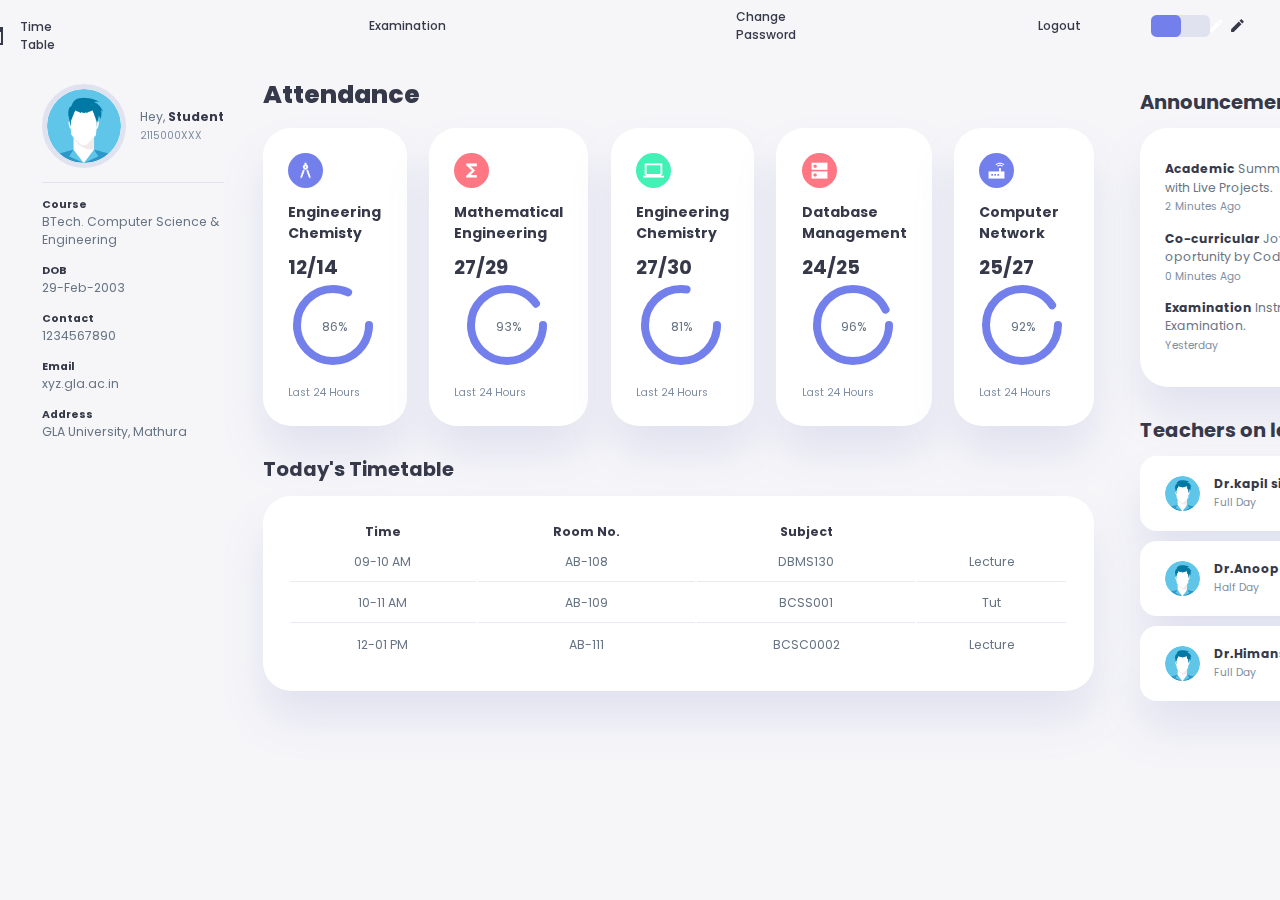
<file: mini/Student-Dashboard-main/index.html>
<!DOCTYPE html>
<html lang="en">
<head>
    <meta charset="UTF-8">
    <meta http-equiv="X-UA-Compatible" content="IE=edge">
    <meta name="viewport" content="width=device-width, initial-scale=1.0">
    <title>Student Dashboard</title>
    <link rel="shortcut icon" href="./images/logo.png">
    <link href="https://fonts.googleapis.com/icon?family=Material+Icons+Sharp" rel="stylesheet">
    <link rel="stylesheet" href="style.css">
</head>
<body>
    <header>
        <div class="logo" title="University Management System">
            <img src="./images/GLA_University_logo.png" alt="">
            <h2>G<span>L</span>A</h2>
        </div>
        <div class="navbar">
            <a href="index.html" class="active">
                <span class="material-icons-sharp">home</span>
                <h3>Home</h3>
            </a>
            <a href="timetable.html" onclick="timeTableAll()">
                <span class="material-icons-sharp">today</span>
                <h3>Time Table</h3>
            </a> 
            <a href="exam.html">
                <span class="material-icons-sharp">grid_view</span>
                <h3>Examination</h3>
            </a>
            <a href="password.html">
                <span class="material-icons-sharp">password</span>
                <h3>Change Password</h3>
            </a>
            <a href="#">
                <span class="material-icons-sharp" onclick="">logout</span>
                <h3>Logout</h3>
            </a>
        </div>
        <div id="profile-btn">
            <span class="material-icons-sharp">person</span>
        </div>
        <div class="theme-toggler">
            <span class="material-icons-sharp active">light_mode</span>
            <span class="material-icons-sharp">dark_mode</span>
        </div>
        
    </header>
    <div class="container">
        <aside>
            <div class="profile">
                <div class="top">
                    <div class="profile-photo">
                        <img src="./images/profile-photo.jpg" alt="">
                    </div>
                    <div class="info">
                        <p>Hey, <b>Student</b> </p>
                        <small class="text-muted">2115000XXX</small>
                    </div>
                </div>
                <div class="about">
                    <h5>Course</h5>
                    <p>BTech. Computer Science & Engineering</p>
                    <h5>DOB</h5>
                    <p>29-Feb-2003</p>
                    <h5>Contact</h5>
                    <p>1234567890</p>
                    <h5>Email</h5>
                    <p>xyz.gla.ac.in</p>
                    <h5>Address</h5>
                    <p>GLA University, Mathura</p>
                </div>
            </div>
        </aside>

        <main>
            <h1>Attendance</h1>
            <div class="subjects">
                <div class="eg">
                    <span class="material-icons-sharp">architecture</span>
                    <h3>Engineering Chemisty</h3>
                    <h2>12/14</h2>
                    <div class="progress">
                        <svg><circle cx="38" cy="38" r="36"></circle></svg>
                        <div class="number"><p>86%</p></div>
                    </div>
                    <small class="text-muted">Last 24 Hours</small>
                </div>
                <div class="mth">
                    <span class="material-icons-sharp">functions</span>
                    <h3>Mathematical Engineering</h3>
                    <h2>27/29</h2>
                    <div class="progress">
                        <svg><circle cx="38" cy="38" r="36"></circle></svg>
                        <div class="number"><p>93%</p></div>
                    </div>
                    <small class="text-muted">Last 24 Hours</small>
                </div>
                <div class="cs">
                    <span class="material-icons-sharp">computer</span>
                    <h3>Engineering Chemistry</h3>
                    <h2>27/30</h2>
                    <div class="progress">
                        <svg><circle cx="38" cy="38" r="36"></circle></svg>
                        <div class="number"><p>81%</p></div>
                    </div>
                    <small class="text-muted">Last 24 Hours</small>
                </div>
                <div class="cg">
                    <span class="material-icons-sharp">dns</span>
                    <h3>Database Management</h3>
                    <h2>24/25</h2>
                    <div class="progress">
                        <svg><circle cx="38" cy="38" r="36"></circle></svg>
                        <div class="number"><p>96%</p></div>
                    </div>
                    <small class="text-muted">Last 24 Hours</small>
                </div>
                <div class="net">
                    <span class="material-icons-sharp">router</span>
                    <h3>Computer Network</h3>
                    <h2>25/27</h2>
                    <div class="progress">
                        <svg><circle cx="38" cy="38" r="36"></circle></svg>
                        <div class="number"><p>92%</p></div>
                    </div>
                    <small class="text-muted">Last 24 Hours</small>
                </div>
            </div>

            <div class="timetable" id="timetable">
                <div>
                    <span id="prevDay">&lt;</span>
                    <h2>Today's Timetable</h2>
                    <span id="nextDay">&gt;</span>
                </div>
                <span class="closeBtn" onclick="timeTableAll()">X</span>
                <table>
                    <thead>
                        <tr>
                            <th>Time</th>
                            <th>Room No.</th>
                            <th>Subject</th>
                            <th></th>
                        </tr>
                    </thead>
                    <tbody></tbody>
                </table>
            </div>
        </main>

        <div class="right">
            <div class="announcements">
                <h2>Announcements</h2>
                <div class="updates">
                    <div class="message">
                        <p> <b>Academic</b> Summer training internship with Live Projects.</p>
                        <small class="text-muted">2 Minutes Ago</small>
                    </div>
                    <div class="message">
                        <p> <b>Co-curricular</b> Jovac internship oportunity by Coding Blocks.</p>
                        <small class="text-muted">0 Minutes Ago</small>
                    </div>
                    <div class="message">
                        <p> <b>Examination</b> Instructions for End Term Examination.</p>
                        <small class="text-muted">Yesterday</small>
                    </div>
                </div>
            </div>

            <div class="leaves">
                <h2>Teachers on leave</h2>
                <div class="teacher">
                    <div class="profile-photo"><img src="./images/profile-photo.jpg" alt=""></div>
                    <div class="info">
                        <h3>Dr.kapil singh</h3>
                        <small class="text-muted">Full Day</small>
                    </div>
                </div>
                <div class="teacher">
                    <div class="profile-photo"><img src="./images/profile-photo.jpg" alt=""></div>
                    <div class="info">
                        <h3>Dr.Anoop singh</h3>
                        <small class="text-muted">Half Day</small>
                    </div>
                </div>
                <div class="teacher">
                    <div class="profile-photo"><img src="./images/profile-photo.jpg" alt=""></div>
                    <div class="info">
                        <h3>Dr.Himanshu singh</h3>
                        <small class="text-muted">Full Day</small>
                    </div>
                </div>
            </div>

        </div>
    </div>

    <script src="timeTable.js"></script>
    <script src="app.js"></script>
</body>
</html>
</file>
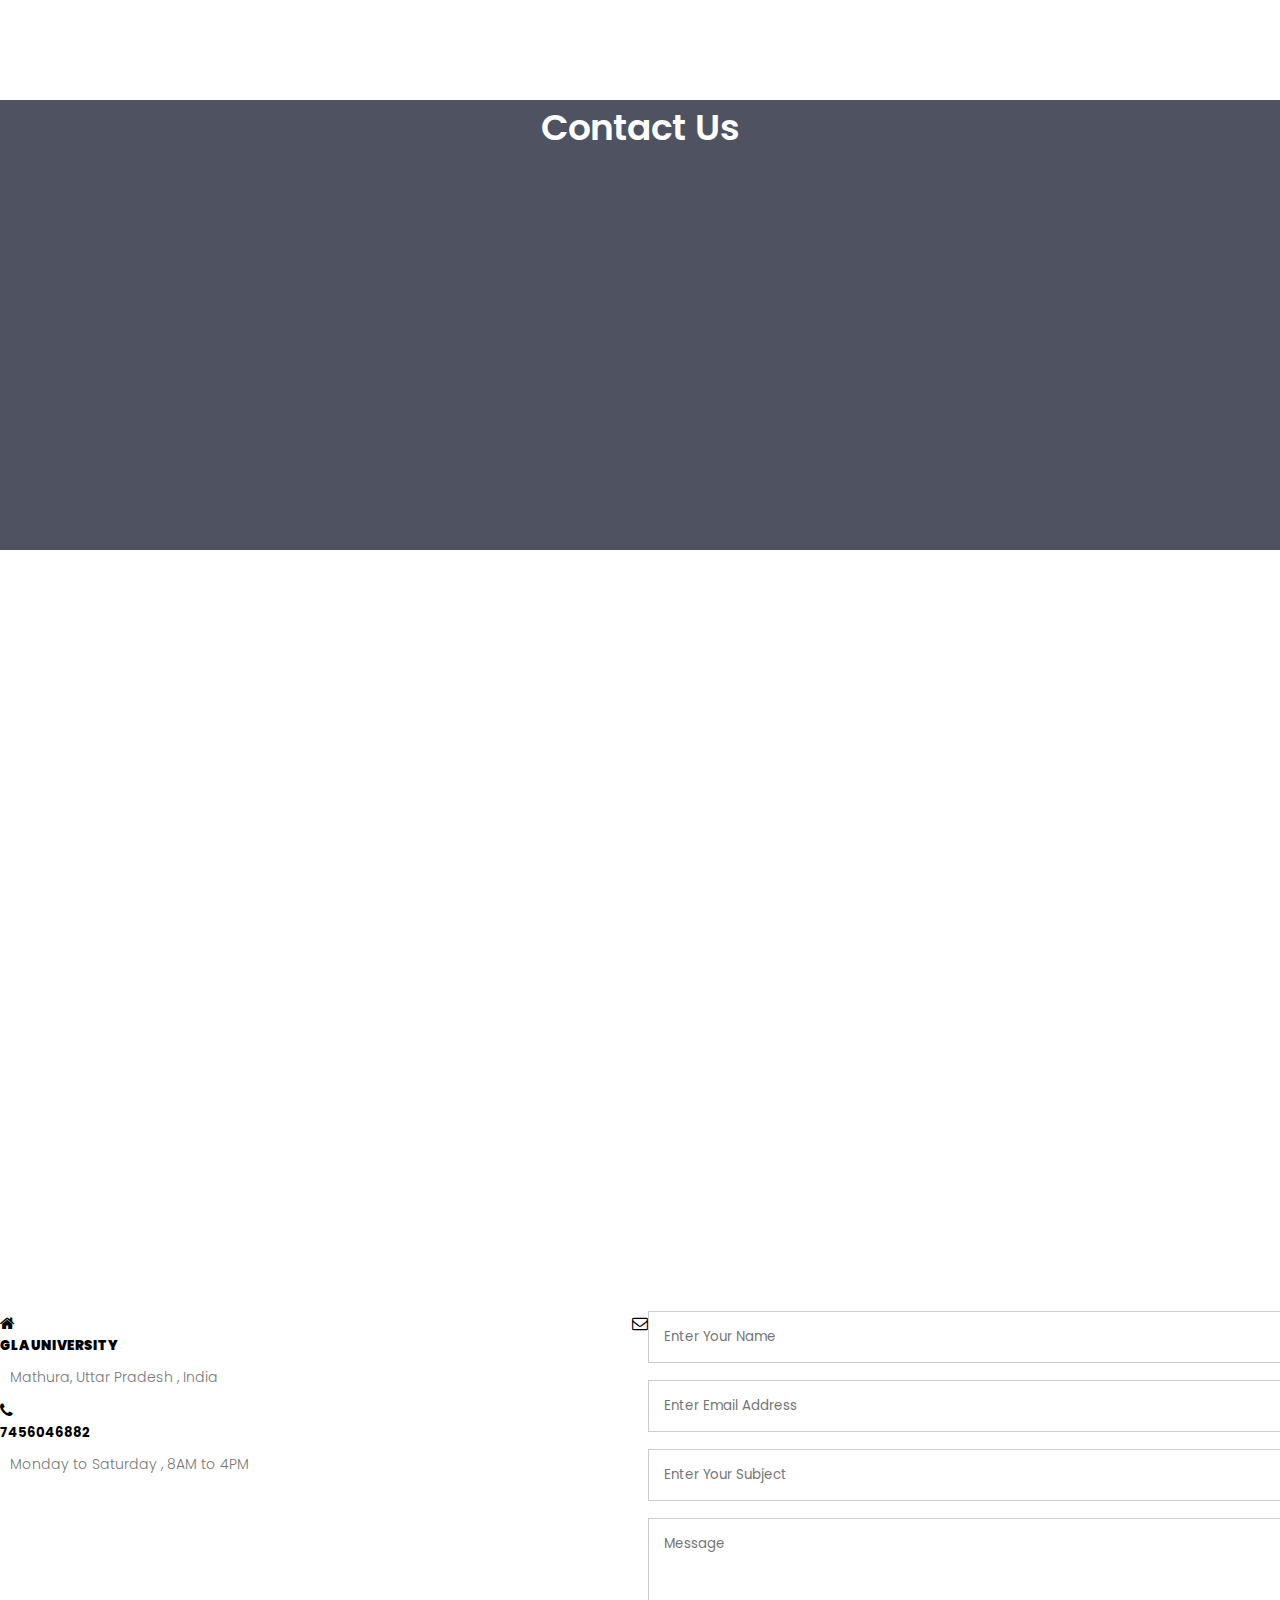
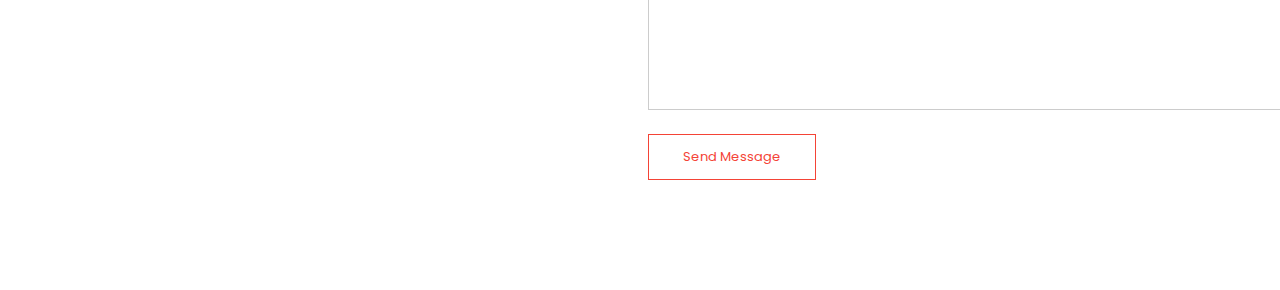
<file: mini/contact.html>
<!DOCTYPE html>       <!--Made by : Vishal Chaturvedi -->
<html lang="en">
<head>
    <meta charset="UTF-8">
    <meta name="viewport" content="width=device-width, initial-scale=1.0">
    <link rel = "icon" href ="GLA_University_logo.png" type = "image/x-icon"> 
    <title>GLA UNIVERSITY Student information system</title>
    <link rel="stylesheet" href="style1.css">
    <link rel="preconnect" href="https://fonts.gstatic.com">
    <link href="https://fonts.googleapis.com/css2?family=Poppins:wght@100;200;300;400;600;700&display=swap" rel="stylesheet">
    <!-- Corrected link for Font Awesome -->
    <link rel="stylesheet" href="https://cdnjs.cloudflare.com/ajax/libs/font-awesome/4.7.0/css/font-awesome.min.css">
</head>
<body>
    <section class="sub-header">
       

       <h1>Contact Us</h1>
    </section>

       <!--     content    -->



<section class="location"></section>
<iframe src="https://www.google.com/maps/embed?pb=!1m18!1m12!1m3!1d28394.13290167959!2d77.95100185042119!3d27.179356022563553!2m3!1f0!2f0!3f0!3m2!1i1024!2i768!4f13.1!3m3!1m2!1s0x397477b5d4ae2eff%3A0xd801bd7aa659d3cf!2sShahganj%2C%20Agra%2C%20Uttar%20Pradesh!5e0!3m2!1sen!2sin!4v1700406171388!5m2!1sen!2sin" width="100%" height="450" style="border:0;" allowfullscreen="" loading="lazy" referrerpolicy="no-referrer-when-downgrade"></iframe>



<section class="contact-us">
    <div class="row">


     <div class="contact-col">
        <div>
            <i class="fa fa-home"></i>
            <span>
                <h5> <strong> GLA UNIVERSITY</strong></h5>
                <p>Mathura, Uttar Pradesh , India </p>
            </span>
      
     </div>
     <div>
        <i class="fa fa-phone"></i>
        <span>
            <h5>7456046882</h5>
            <p>Monday to Saturday , 8AM to 4PM </p>
        </span>


    </div>
     </div>
     <div>
        <i class="fa fa-envelope-o"></i>
        


    </div>
     <div class="contact-col">

        <form action="">
            <input type="text" placeholder="Enter Your Name" required>
            <input type="email" placeholder="Enter Email Address" required>
            <input type="text" placeholder="Enter Your Subject" required>
            <textarea  rows="8" placeholder="Message" required></textarea>
            <button type="submit" class="hero-btn red-btn">Send Message</button>
        </form>

    
    </div>   
        
</section>



       

    
    
    
    
        <script>
            var navLinks = document.getElementById("navLinks");
            function showMenu(){
                navLinks.style.right = "0";
            }
            function hideMenu(){
                navLinks.style.right = "-200px";
            }
        </script>
    </body>
    </html>
</file>
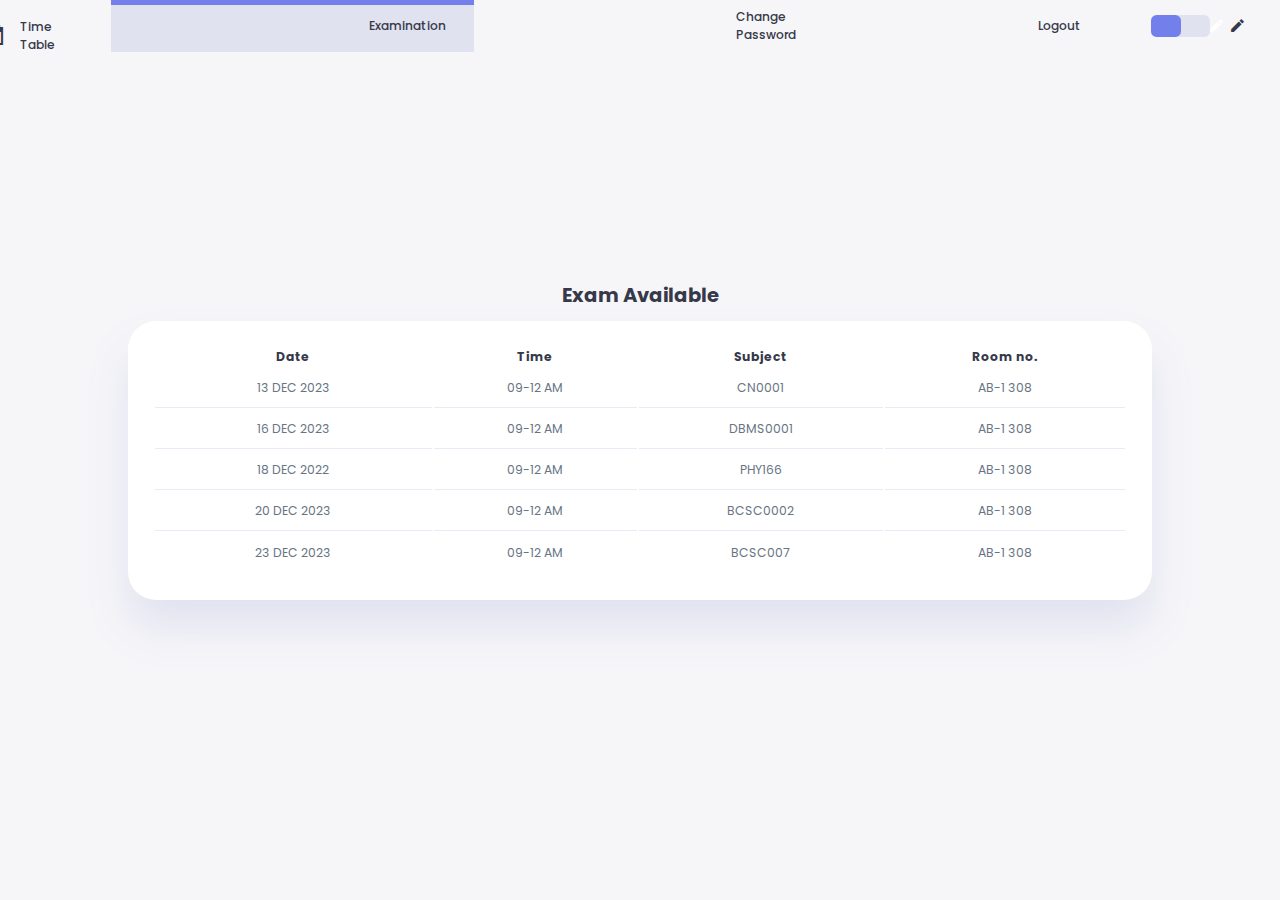
<file: mini/Student-Dashboard-main/exam.html>
<!DOCTYPE html>
<html lang="en">
<head>
    <meta charset="UTF-8">
    <meta http-equiv="X-UA-Compatible" content="IE=edge">
    <meta name="viewport" content="width=device-width, initial-scale=1.0">
    <title>Student Dashboard</title>
    <link href="https://fonts.googleapis.com/icon?family=Material+Icons+Sharp" rel="stylesheet">
    <link rel="shortcut icon" href="./images/logo.png">
    <link rel="stylesheet" href="style.css">

    <style>
        body{overflow: hidden;}
        header{position: relative;}
        .exam{
            display: flex;
            align-items: center;
            justify-content: center;
            flex-direction: column;
            height: 80vh;
            width: 80%;
            margin: auto;
        }
    </style>
</head>
<body>
    <header>
        <div class="logo" title="University Management System">
            <img src="./images/GLA_University_logo.png" alt="">
            <h2>G<span class="danger">L</span>A</h2>
        </div>
        <div class="navbar">
            <a href="index.html">
                <span class="material-icons-sharp">home</span>
                <h3>Home</h3>
            </a>
            <a href="timetable.html" onclick="timeTableAll()">
                <span class="material-icons-sharp">today</span>
                <h3>Time Table</h3>
            </a> 
            <a href="exam.html" class="active">
                <span class="material-icons-sharp">grid_view</span>
                <h3>Examination</h3>
            </a>
            <a href="password.html">
                <span class="material-icons-sharp">password</span>
                <h3>Change Password</h3>
            </a>
            <a href="#">
                <span class="material-icons-sharp">logout</span>
                <h3>Logout</h3>
            </a>
        </div>
        <div id="profile-btn" style="display: none;">
            <span class="material-icons-sharp">person</span>
        </div>
        <div class="theme-toggler">
            <span class="material-icons-sharp active">light_mode</span>
            <span class="material-icons-sharp">dark_mode</span>
        </div>
    </header>

    <main>
        <div class="exam timetable">
            <h2>Exam Available</h2>
            <table>
                <thead>
                    <tr>
                        <th>Date</th>
                        <th>Time</th>
                        <th>Subject</th>
                        <th>Room no.</th>
                    </tr>
                </thead>
                <tbody>
                    <tr>
                        <td>13 DEC 2023</td>
                        <td>09-12 AM</td>
                        <td>CN0001</td>
                        <td>AB-1 308</td>
                    </tr>
                    <tr>
                        <td>16 DEC 2023</td>
                        <td>09-12 AM</td>
                        <td>DBMS0001</td>
                        <td>AB-1 308</td>
                    </tr>
                    <tr>
                        <td>18 DEC 2022</td>
                        <td>09-12 AM</td>
                        <td>PHY166</td>
                        <td>AB-1 308</td>
                    </tr>
                    <tr>
                        <td>20 DEC 2023</td>
                        <td>09-12 AM</td>
                        <td>BCSC0002</td>
                        <td>AB-1 308</td>
                    </tr>
                    <tr>
                        <td>23 DEC 2023</td>
                        <td>09-12 AM</td>
                        <td>BCSC007</td>
                        <td>AB-1 308</td>
                    </tr>
                </tbody>
            </table>
        </div>
    </main>
    </main>

</body>

<script src="app.js"></script>
</html>
</file>
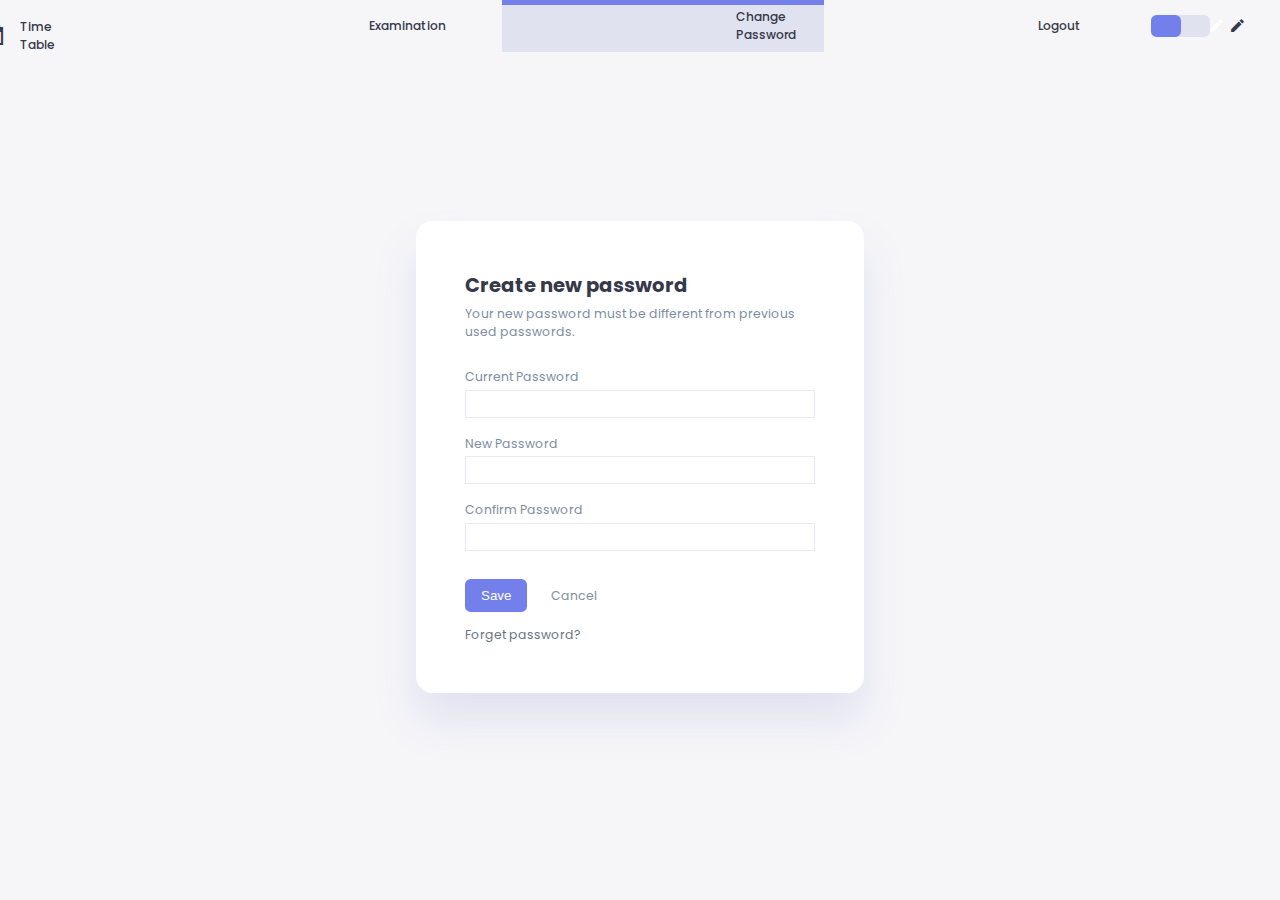
<file: mini/Student-Dashboard-main/password.html>
<!DOCTYPE html>
<html lang="en">
<head>
    <meta charset="UTF-8">
    <meta http-equiv="X-UA-Compatible" content="IE=edge">
    <meta name="viewport" content="width=device-width, initial-scale=1.0">
    <title>Student Dashboard</title>
    <link href="https://fonts.googleapis.com/icon?family=Material+Icons+Sharp" rel="stylesheet">
    <link rel="shortcut icon" href="./images/logo.png">
    <link rel="stylesheet" href="style.css">

    <style>
        header{position: relative;}
        .change-password-container{
            display: flex;
            align-items: center;
            justify-content: center;
            width: 100%;
            height: 90vh;
        }
        .change-password-container form{
            display: flex;
            flex-direction: column;
            justify-content: center;
            border-radius: var(--border-radius-2);
            padding : 3.5rem;
            background-color: var(--color-white);
            box-shadow: var(--box-shadow);
            width: 95%;
            max-width: 32rem;
        }
        .change-password-container form:hover{box-shadow: none;}
        .change-password-container form input[type=password]{
            border: none;
            outline: none;
            border: 1px solid var(--color-light);
            background: transparent;
            height: 2rem;
            width: 100%;
            padding: 0 .5rem;
        }
        .change-password-container form .box{
            padding: .5rem 0;
        }
        .change-password-container form .box p{
            line-height: 2;
        }
        .change-password-container form h2+p{margin: .4rem 0 1.2rem 0;} 
        .btn{
            background: none;
            border: none;
            border: 2px solid var(--color-primary) !important;
            border-radius: var(--border-radius-1);
            padding: .5rem 1rem;
            color: var(--color-white);
            background-color: var(--color-primary);
            cursor: pointer;
            margin: 1rem 1.5rem 1rem 0;
            margin-top: 1.5rem;
        }
        .btn:hover{
            color: var(--color-primary);
            background-color: transparent;
        }
    </style>

</head>
<body>
    <header>
        <div class="logo" title="University Management System">
            <img src="./images/GLA_University_logo.png" alt="">
            <h2>G<span class="danger">L</span>A</h2>
        </div>
        <div class="navbar">
            <a href="index.html">
                <span class="material-icons-sharp">home</span>
                <h3>Home</h3>
            </a>
            <a href="timetable.html" onclick="timeTableAll()">
                <span class="material-icons-sharp">today</span>
                <h3>Time Table</h3>
            </a> 
            <a href="exam.html">
                <span class="material-icons-sharp">grid_view</span>
                <h3>Examination</h3>
            </a>
            <a href="password.html" class="active">
                <span class="material-icons-sharp">password</span>
                <h3>Change Password</h3>
            </a>
            <a href="#">
                <span class="material-icons-sharp">logout</span>
                <h3>Logout</h3>
            </a>
        </div>
        <div id="profile-btn" style="display: none;">
            <span class="material-icons-sharp">person</span>
        </div>
        <div class="theme-toggler">
            <span class="material-icons-sharp active">light_mode</span>
            <span class="material-icons-sharp">dark_mode</span>
        </div>
    </header>

    <div class="change-password-container">
        <form action="">
            <h2>Create new password</h2>
            <p class="text-muted">Your new password must be different from previous used passwords.</p>
            <div class="box">
                <p class="text-muted">Current Password</p>
                <input type="password" id="currentpass">
            </div>
            <div class="box">
                <p class="text-muted">New Password</p>
                <input type="password" id="newpass">
            </div>
            <div class="box">
                <p class="text-muted">Confirm Password</p>
                <input type="password" id="confirmpass">
            </div>
            <div class="button">
                <input type="submit" value="Save" class="btn">
                <a href="index.html" class="text-muted">Cancel</a>
            </div>
            <a href="#"><p>Forget password?</p></a>
        </form>    
    </div>

</body>

<script src="app.js"></script>

</html>
</file>
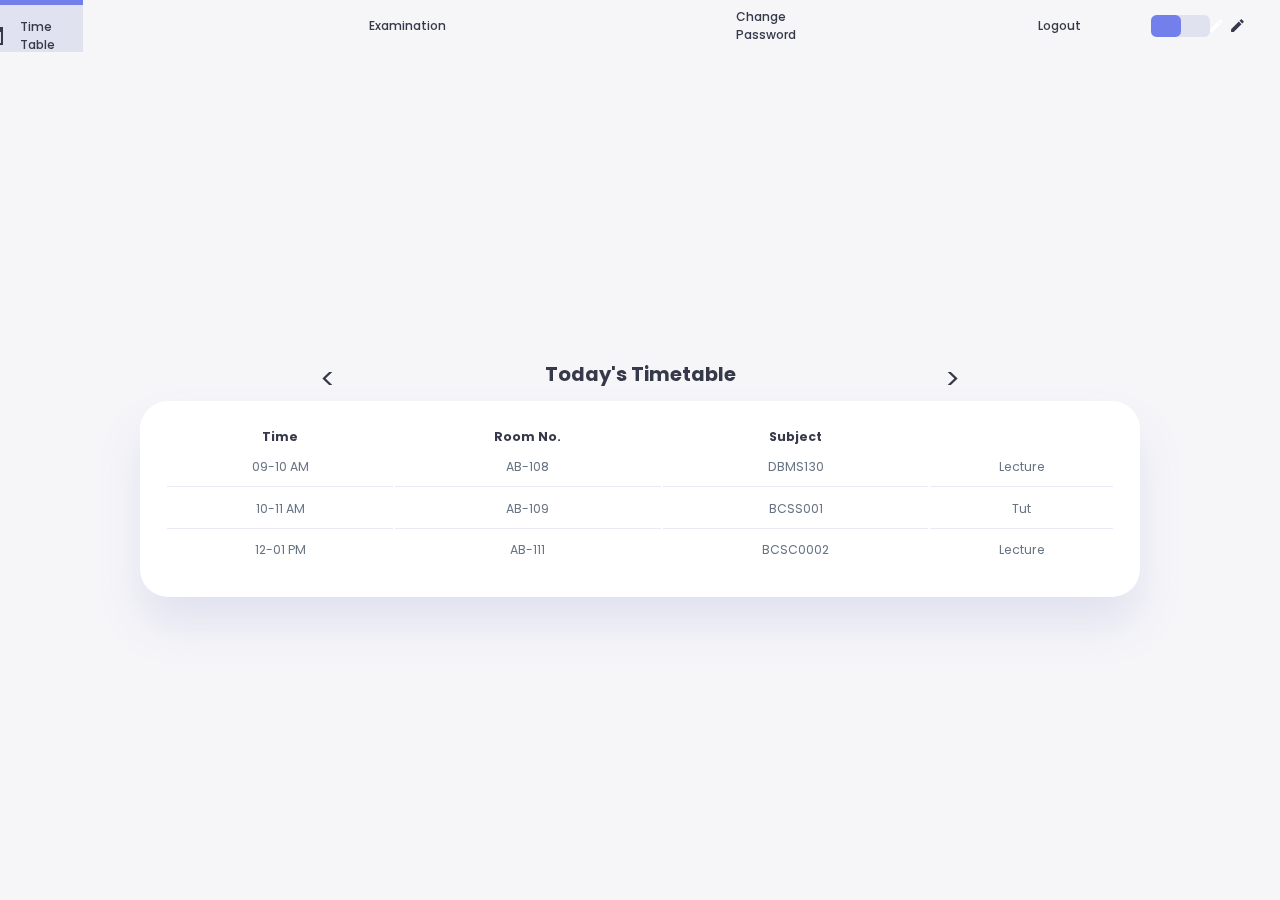
<file: mini/Student-Dashboard-main/timetable.html>
<!DOCTYPE html>
<html lang="en">
<head>
    <meta charset="UTF-8">
    <meta http-equiv="X-UA-Compatible" content="IE=edge">
    <meta name="viewport" content="width=device-width, initial-scale=1.0">
    <title>Student Dashboard</title>
    <link href="https://fonts.googleapis.com/icon?family=Material+Icons+Sharp" rel="stylesheet">
    <link rel="shortcut icon" href="./images/logo.png">
    <link rel="stylesheet" href="style.css">
</head>
<body>
    <header>
        <div class="logo" title="University Management System">
            <img src="./images/GLA_University_logo.png" alt="">
            <h2>G<span class="danger">L</span>A</h2>
        </div>
        <div class="navbar">
            <a href="index.html">
                <span class="material-icons-sharp">home</span>
                <h3>Home</h3>
            </a>
            <a href="timetable.html" class="active" onclick="timeTableAll()">
                <span class="material-icons-sharp">today</span>
                <h3>Time Table</h3>
            </a> 
            <a href="exam.html">
                <span class="material-icons-sharp">grid_view</span>
                <h3>Examination</h3>
            </a>
            <a href="password.html">
                <span class="material-icons-sharp">password</span>
                <h3>Change Password</h3>
            </a>
            <a href="#">
                <span class="material-icons-sharp">logout</span>
                <h3>Logout</h3>
            </a>
        </div>
        <div id="profile-btn" style="display: none;">
            <span class="material-icons-sharp">person</span>
        </div>
        <div class="theme-toggler">
            <span class="material-icons-sharp active">light_mode</span>
            <span class="material-icons-sharp">dark_mode</span>
        </div>
        
    </header>

    <main style="margin: 0;">
        <div class="timetable active" id="timetable">
            <div>
                <span id="prevDay">&lt;</span>
                <h2>Today's Timetable</h2>
                <span id="nextDay">&gt;</span>
            </div>
            <table>
                <thead>
                    <tr>
                        <th>Time</th>
                        <th>Room No.</th>
                        <th>Subject</th>
                        <th></th>
                    </tr>
                </thead>
                <tbody></tbody>
            </table>
        </div>
    </main>

</body>

<script src="timeTable.js"></script>
<script src="app.js"></script>
</html>
</file>
<file: mini/Student-Dashboard-main/style.css>
@import url('https://fonts.googleapis.com/css2?family=Cairo:wght@200;300;400;500;600;700;800;900&family=Poppins:wght@300;400;500;600;700;800&display=swap');

:root{
    --color-primary: #7380ec;
    --color-danger: #ff7782;
    --color-success: #41f1b6;
    --color-warning: #ffbb55;
    --color-white: #fff;
    --color-info: #7d8da1;
    --color-dark: #363949;
    --color-light: rgba(132, 139, 200, 0.18);
    --color-dark-varient: #677483;
    --color-background: #f6f6f9;
    
    --card-border-radius: 2rem;
    --border-radius-1: 0.4rem;
    --border-radius-2: 1.2rem;

    --card-padding: 1.8rem;
    --box-shadow: 0 2rem 3rem var(--color-light)    
}

.dark-theme{
    --color-background: #181a1e;
    --color-white: #202528;
    --color-dark: #edeffd;
    --color-dark-varient: #a3bdcc;
    --color-light: rgba(0,0,0,0.4);
    --box-shadow: 0 2rem 3rem var(--color-light)
}


*{
    margin:0;
    padding: 0;
    text-decoration: none;
    list-style: none;
    box-sizing: border-box;
}

html{
    font-size: 14px;
    scroll-behavior: smooth;
}
body{
    font-family: 'Poppins', sans-serif;
    font-size: .88rem;
    background: var(--color-background);
    user-select: none;
    overflow-x: hidden;
    color: var(--color-dark);
}
*{
    color: var(--color-dark);
}
img{
    display: block;
    width: 100%;
}
h1{
    font-weight: 800;
    font-size: 1.8rem;
}
h2{font-size: 1.4rem;}
h3{font-size: .87rem;}
h4{font-size: .8rem;}
h5{font-size: .77rem;}
small{font-size: .75rem;}

.text-muted{color: var(--color-info);}
p{color: var(--color-dark-varient);}
b{color: var(--color-dark);}

.primary{color: var(--color-primary);}
.danger{color: var(--color-danger);}
.success{color: var(--color-success)}
.warning{color: var(--color-warning);}

.container{
    position: relative;
    display: grid;
    width: 93%;
    margin: 0 3rem;
    gap: 1.8rem;
    grid-template-columns: 14rem auto 23rem;
    padding-top: 4rem;
}
header h3{font-weight: 500;} 
header{
    position: fixed;
    width: 100vw;
    z-index: 1000;
    background-color: var(--color-background);
}
header.active{box-shadow: var(--box-shadow);}
header .logo{
    display: flex;
    gap: .8rem;
    margin-right: auto;
}
header .logo img{
    width: 2rem;
    height: 2rem;
}

header,
header .navbar{
    display: flex;
    align-items: center;
    justify-content: flex-end;
    padding: 0 3rem;
    color: var(--color-info);
}
header .navbar a{
    display: flex;
    margin-left: 2rem;
    gap: 1rem;
    align-items: center;
    justify-content: space-between;
    position: relative;
    height: 3.7rem;
    transition: all 300ms ease;
    padding: 0 2rem;
}
header .navbar a:hover {
    padding-top: 1.5rem;
}
header .navbar a.active{
    background: var(--color-light);
    color: var(--color-primary);
}
header .navbar a.active::before{
    content: "";
    background-color: var(--color-primary);
    position: absolute;
    height: 5px;
    width: 100%;
    left: 0;top: 0;
}
header #profile-btn{
    display: none;
    font-size: 2rem;
    margin: .5rem 2rem 0 0;
    cursor: pointer;
}
header .theme-toggler{
    background: var(--color-light);
    display: flex;
    justify-content: space-between;
    align-items: center;
    height: 1.6rem;
    width: 4.2rem;
    cursor: pointer;
    border-radius: var(--border-radius-1);
    margin-right: 2rem;
}
header .theme-toggler span{
    font-size: 1.2rem;
    width: 50%;
    height: 100%;
    display: flex;
    align-items: center;
    justify-content: center;
}
header .theme-toggler span.active{
    background-color: var(--color-primary);
    color: white;
    border-radius: var(--border-radius-1);
}

/* Profile section  */
aside .profile{
    margin-top: 2rem;
    width: 13rem;
    position: fixed;
}
aside .profile .top{
    display: flex;
    align-items: center;
    gap: 1rem;
    border-bottom: 1px solid var(--color-light);
    padding-bottom: 1rem;
}
aside .profile .top:hover .profile-photo{
    scale: 1.05;
}
aside .profile .top .profile-photo{
    width: 6rem;
    height: 6rem;
    border-radius: 50%;
    overflow: hidden;
    border: 5px solid var(--color-light);
    transition: all 400ms ease;
}
aside .profile .about p{
    padding-bottom: 1rem;
}
aside .profile .about{
    margin-top: 1rem;
}

/* Home Section  */
main{
    position: relative;
    margin-top: 1.4rem;
}
main .subjects{
    display: grid;
    grid-template-columns: repeat(5, 1fr);
    gap: 1.6rem;
}

main .subjects > div{
    background-color: var(--color-white);
    padding: var(--card-padding);
    border-radius: var(--card-border-radius);
    margin-top: 1rem;
    box-shadow: var(--box-shadow);
    transition: all 300ms ease;
}
main .subjects > div:hover{
    box-shadow: none;
}
main .subjects > div span{
    background-color: var(--color-primary);
    padding: .5rem;
    border-radius: 50%;
    color: var(--color-white);
    font-size: 1.5rem;
}
main .subjects > div.mth span,main .subjects > div.cg span{background: var(--color-danger);}
main .subjects > div.cs span{background: var(--color-success);}

main .subjects h3{
    margin: 1rem 0 0.6rem;
    font-size: 1rem;
}
main .subjects .progress{
    position: relative;
    width: 89px;
    height: 89px;
    border-radius: 50%;
    margin: auto;
}
main .subjects svg circle{
    fill: none;
    stroke: var(--color-primary);
    stroke-width: 8;
    stroke-linecap: round;
    transform: translate(5px, 5px);
    stroke-dasharray: 110;
    stroke-dashoffset: 92;
}
main .subjects .eg svg circle{
    stroke-dashoffset: 25;
    stroke-dasharray: 210;
}
main .subjects .mth svg circle{
    stroke-dashoffset: 7;
    stroke-dasharray: 210;
}
main .subjects .cs svg circle{
    stroke-dashoffset: 35;
    stroke-dasharray: 210;
}
main .subjects .cg svg circle{
    stroke-dashoffset: 0;
    stroke-dasharray: 210;
}
main .subjects .net svg circle{
    stroke-dashoffset: 5;
    stroke-dasharray: 210;
}
main .subjects .progress .number{
    position: absolute;
    top: 0;left: 0;
    height: 100%;
    width: 100%;
    display: flex;
    justify-content: center;
    align-items: center;
}
main .subjects small{
    margin-top: 1rem;
    display: block;
}
main .timetable{
    margin-top: 2rem;
}
main .timetable h2{
    margin-bottom: .8rem;
}
main .timetable table{
    background-color: var(--color-white);
    width: 100%;
    border-radius: var(--card-border-radius);
    padding: var(--card-padding);
    text-align: center;
    box-shadow: var(--box-shadow);
    transition: all 300ms ease;
}
main .timetable span{display: none;}
main .timetable table:hover{box-shadow: none;}
main table tbody td{
    height: 2.8rem;
    border-bottom: 1px solid var(--color-light);
    color: var(--color-dark-varient);
}
main table tbody tr:last-child td{border: none;}

main .timetable.active{
    width: 100%;
    height: 100vh;
    position: fixed;
    top: 0;left: 0;
    display: flex;
    flex-direction: column;
    align-items: center;
    justify-content: center;
}
main .timetable.active h2{
    color: var(--color-dark);
}
main .timetable.active table{
    width: 90%;
    max-width: 1000px;
    position: relative;
}
main .timetable.active span{
    display: block;
    font-size: 2rem;
    color: var(--color-dark);
    cursor: pointer;
}
.timetable div{
    position: relative;
    width: 50%;
    display: flex;
    align-items: center;
    justify-content: space-between;
}
main .timetable.active .closeBtn{
    position: absolute;
    top: 5%;right: 5%;
}


/* Right  */
.right{margin-top: 2.2rem;padding-left: 1.5rem;}

.right .announcements h2{margin-bottom: .8rem;}
.right .announcements .updates{
    background-color: var(--color-white);
    padding: var(--card-padding);
    border-radius: var(--card-border-radius);
    box-shadow: var(--box-shadow);
    transition: all 300ms ease;
}
.right .announcements .updates:hover{box-shadow: none;}
.right .announcements .updates .message{
    gap: 1rem;
    line-height: 1.5;
    padding: .5rem 0;
}

/* Teachers on leave  */
.right .leaves{margin-top: 2rem;}
.right .leaves h2{margin-bottom: .8rem;}
.right .leaves .teacher{
    background: var(--color-white);
    display: flex;
    align-items: center;
    gap: 1rem;
    margin-bottom: .7rem;
    padding: 1.4rem var(--card-padding);
    border-radius: var(--border-radius-2);
    transition: all 300ms ease;
    box-shadow: var(--box-shadow);
}
.right .profile-photo{
    width: 2.5rem;
    height: 2.5rem;
    border-radius: 50%;
    overflow: hidden;
}
.right .leaves .teacher:hover{box-shadow: none;}





/* MEDIA QUERIES  */
@media screen and (max-width: 1200px) {
    html{font-size: 12px;}
    .container{
        grid-template-columns: 13rem auto 20rem;
    }
    header{position: fixed;}
    .container{padding-top: 4rem;}
    header .logo h2{display: none;}
    header .navbar h3{display: none;}
    header .navbar a{width: 4.5rem; padding: 0 1rem;}

    main .subjects{
        grid-template-columns: repeat(2, 1fr);
        gap: 1;
    }
    main .timetable{
        width: 150%;
        position: absolute;
        padding: 4rem 0 0 0;
    }
}


@media screen and (max-width: 768px){
    html{font-size: 10px;}
    header{padding: 0 .8rem;}
    .container{width: 100%; grid-template-columns: 1fr;margin: 0;}
    header #profile-btn{display: inline;}
    header .navbar{padding: 0;}
    header .navbar a{margin: 0 .5rem 0 0;}
    header .theme-toggler{margin: 0;}
    aside{
        position: absolute;
        top: 4rem;left: 0;right: 0;
        background-color: var(--color-white);
        padding-left: 2rem;
        transform: translateX(-100%);
        z-index: 10;
        width:18rem;
        height: 100%;
        box-shadow: 1rem 3rem 4rem var(--color-light);
        transition: all 2s ease;
    }
    aside.active{
        transform: translateX(0);
    }
    main{padding: 0 2rem;}
    main .timetable{
        position: relative;
        margin: 3rem 0 0 0;
        width: 100%;
    }
    main .timetable table{
        width: 100%;
        margin: 0;
    }
    .right{
        width: 100%;
        padding: 2rem;
    }
}
</file>
<file: mini/style1.css>
* {                  /*   <!--Made by : Vishal Chaturvedi -->   */
    margin: 0;
    padding: 0;
    font-family: 'Poppins', sans-serif;
}

.header {
    min-height: 100vh;
    width: 100%;
    background-image: linear-gradient(rgba(4,9,30,0.7), rgba(4,9,30,0.7)), url('https://images.unsplash.com/photo-1590579491624-f98f36d4c763?w=900&auto=format&fit=crop&q=60&ixlib=rb-4.0.3&ixid=M3wxMjA3fDB8MHxzZWFyY2h8NHx8dW5pdmVyc2l0eSUyMHBsYXlncm91bmR8ZW58MHx8MHx8fDA%3D');
    background-position: center;
    background-size: cover;
    position: relative;
}


nav{
    display: flex;
    padding: 2% 6%;
    justify-content: space-between;
    align-items: center;
}

nav img{
    width: 150px;
}

.nav-links{
    flex: 1;
    text-align: right;
   
}
















.nav-links ul li{
    list-style: none;
    display: inline-block;
    padding: 8px 12px;
    position: relative;
}


.nav-links ul li a{
    color: #fff;
    text-decoration: none;
    font-size: 13px;
}


.nav-links ul li::after {
    content: '';
    width: 0%;
    height: 2px;
    background: #f44336;
    display: block;
    margin: auto;
    transition: width 0.5s;
}

.nav-links ul li:hover::after {
    width: 100%;
}


.text-box {
    width: 90%;
    color: #fff;
    position: absolute;
    top: 50%;
    left: 50%;
    transform: translate(-50%, -50%);
    text-align: center;
}

.text-box h1 {
    font-size: 62px;
}

.text-box p {
    margin: 10px 0 40px;
    font-size: 14px;
    color: #fff;
}









.hero-btn {
    display: inline-block;
    text-decoration: none;
    color: #fff;
    border: 1px solid #fff;
    padding: 12px 34px;
    font-size: 13px;
    background: transparent;
    position: relative;
    cursor: pointer;
}

.hero-btn:hover {
    border: 1px solid #f44336;
    background: #f44336;
    transition: 1s;
}

nav .fa {
    display: none;
}

@media (max-width: 700px) {
    .text-box h1 {
        font-size: 20px;
    }

    .nav-links ul li {
        display: block;
    }

    .nav-links {
        position: fixed;
        background: #f44336;
        height: 100vh;
        width: 200px;
        top: 0;
        right: -200px;
        text-align: left;
        z-index: 2;
        transition: 1s;
    }

    nav .fa {
        display: block;
        color: #fff;
        margin: 10px;
        font-size: 22px;
        cursor: pointer;
    }

    .nav-links ul {
        padding: 30px;
    }
}








/*------  course ---------*/

.course{
    width: 80%;
    margin: auto;
    text-align: center;
    padding-top: 100px;
}
h1{
    font-size: 36px;
    font-weight: 600;
}

p{
    color: #777;
    font-size: 14px;
    font-weight: 300;
    line-height: 22px;
    padding: 10px;
}

.row{
    margin-top: 5%;
    display: flex;
    justify-content: space-between;
}
.course-col{
    flex-basis: 30%;
    background: #fff3f3;
    border-radius: 10px;
    margin-bottom: 5%;
    padding: 20px 12px;
    box-sizing: border-box;
    flex-direction: row;


}

.h3{
text-align: center;
font-weight: 600;
margin: 10px 0;

}
.course-col:hover{
    box-shadow: 0 0 20px 0px rgba(0,0,0,0.2);
}
@media(max-width: 700px){
    .row{
        flex-direction: column;
    }
}









/* ----- Campus   ----*/

.campus{
    width: 80%;
    margin: auto;
    text-align: center;
    padding-top: 50px;
}

.campus-col{
    flex-basis: 32%;
    border-radius: 10px;
    margin-bottom: 30px;
    position: relative;
    overflow: hidden;
}
.campus-col img{
    width: 100%;
    display: block;
}
.layer{
   /* background: rgba(226,0,0,0.7);  */
    height: 100%;
    width: 100%;
    position: absolute;
    top: 0;
    left: 0;
    transition: 0.5s;

}
.layer:hover{
    background: rgba(177, 208, 233, 0.7);
}
.layer h3{
    width: 100%;
    font-weight: 500;
    color: #fff;
    font-size: 26px;
    bottom: 0;
    left: 50%;
    transform: translateX(-50%);
    position: absolute;
    opacity: 0;
    transition: 0.5s;
}
.layer:hover h3{
    bottom: 49%;
    opacity: 1;
}







/*----       facalities    ------*/
.facalities{
    width: 80%;
    margin: auto;
    text-align: center;
    padding-top: 100px;
}

.facalities-col{
    flex-basis: 31%;
    border-radius: 10px;
    margin-bottom: 5%;
    text-align: left;
}
.facalities-col img{
    width: 90%;
    border-radius: 10px;
}
.facalities-col img{
    width: 100%;
    border-radius: 10px;
}
.facalities-col p{
    padding: 0;
}
.facalities-col h3{
      margin-top: 16px;
      margin-bottom: 15px;
      text-align: left;
}













/* -------   testimonials----------*/

.testimonials{
    width: 80%;
    margin: auto;
    text-align: center;
    padding-top: 100px;
}

.testimonials-col{
    flex-basis: 44%;
    border-radius: 10px;
    margin-bottom: 5%;
    text-align: left;
    background: #fff3f3;
    padding: 25px;
    cursor: pointer;
    display: flex;
}

.testimonials-col img{
    height: 150px;
    margin-left: 5px;
    margin-right: 30px;
    border-radius: 50%;
}
.testimonials-col p{
    padding: 0;
}
.testimonials-col h3{
    margin-top: 15px;
    text-align: left;
}

.testimonials-col .fa{
    color: #f44336;

}
@media(max-width: 700px){
    .testimonials-col img{
      
        margin-left: 0px;
        margin-right: 15px;
   
    }

}





/*--         call ton actioon --------*/

.cta{
    margin: 100px auto;
    width: 80%;
    background-image: linear-gradient(rgba(0,0,0,0.7),rgba(0,0,0,0.7)),url('https://images.unsplash.com/photo-1524601500432-1e1a4c71d692?w=900&auto=format&fit=crop&q=60&ixlib=rb-4.0.3&ixid=M3wxMjA3fDB8MHxzZWFyY2h8MTF8fGdyb3VwJTIwc3R1ZHklMjB3aXRoJTIwZ2lybHN8ZW58MHx8MHx8fDA%3D');
    background-position: center;
    background-size: cover;
    border-radius: 10px;
    text-align: center;
    padding: 100px 0;
}

.cta h1{
    color: #fff;
    margin-bottom: 40px;
    padding: 0;
}
@media(max-width: 700px){
    .cta h1{
        font-size: 24px;
    }
}







/*------- footer-------*/

.footer{
    width: 100%;
    text-align: center;
    padding: 30px 0;
}

.footer h2{
    margin-bottom: 25px;
    margin-top: 20px;
    font-weight: 600px;
}
.icons .fa{
    color: #f44336;
    margin: 0 13px;
    cursor: pointer;
    padding: 18px 0;
}

.fa-hear-o{
    color: #f44336;
}









/*---------------------------------------
------------------------------
----------------------------------------
-----------------------------------
------------------------------------   ABOUT
-------------------------------------   US
-------------------------------------  PAGE ------*/

.sub-header{
    height: 50vh;
    width: 100%;
    background-image: linear-gradient(rgba(4,9,30,0.7),rgba(4,9,30,0.7)), url(https://media.istockphoto.com/id/1066324992/photo/graduation-day.jpg?s=612x612&w=is&k=20&c=S2q2_wJbntlRw4Sz2yOEZ41vbVDxCCLSwenFqMjZ3-s=);
    background-position: center;
    background-size: cover;
    text-align: center;
    color: #fff;
}


.sub-header{
    margin-top: 100px;
}

.about-us{
    width: 80%;
    margin: auto;
    padding-top: 80px;
    padding-bottom: 50px;
}


.about-col{
    flex-basis: 48%;
    padding: 30px 2px;
}


.about-col img{
    width: 100%;
}

.about-col h1{
    padding-top: 0;
}

.about-col p{
    padding: 15px 0;
}


.red-btn{
    border: 1px solid#f44336;
    background: transparent;
    color: #f44336;
}

.red-btn:hover{
    color: #fff;
}




/*----- blog content-------*/

.blog-content{
    width: 80%;
    margin: auto;
    padding: 60px 0;
}

.blog-left{
    flex-basis: 65%;
}
.blog-left img{
width: 100%;
}
.blog-left h2{
    color: #222;
    font-weight: 600;
    margin: 30px 0;
}


.blog-left p{
    flex-basis: 32%;
}
.blog-right h3{
    background: #f44336;
    color: #fff;
    padding: 7px 0;
    font-size: 16px;
    margin-bottom: 20px;
}

.blog-righ{
    display: flex;
    align-items: center;
    justify-content: space-between;
    color: #555;
    padding: 8px;
    box-sizing: border-box;
}




.comment-box{
    border: 1px solid #ccc;
    margin: 50px 0;
    padding: 10px 20px;
}

.comment-box h3{
    text-align: left;
}
.comment-form input, .comment-form textarea{
    width: 100%;
    padding: 10px;
    margin: 15px 0;
    box-sizing: border-box;
    border: none;
    outline: none;
    background: #f0f0f0;
}

.comment-form button{
    margin: 10px 0;
}

@media(max-width: 700px){
    .sub-header h1{
        font-size: 24px;

    }
}





/*----------- conatact    -----*/

.location {
    width: 100%; /* Adjusted width for responsiveness */
    margin: auto;
    padding: 80px 0;
}

.location iframe {
    width: 100%; /* Adjusted width for responsiveness */
    height: 450px; /* Set a fixed height for the iframe */
}



.contact-us {
    width: 100%; /* Adjusted width for responsiveness */
    margin: auto;
    padding: 80px 0;
}

.contact-col {
    flex-basis: 100%; /* Set full width for better responsiveness */
    margin-bottom: 30px;
}

.contact-col input,
.contact-col textarea {
    width: 100%;
    padding: 15px;
    margin-bottom: 17px;
    outline: none;
    border: 1px solid #ccc;
}
</file>
